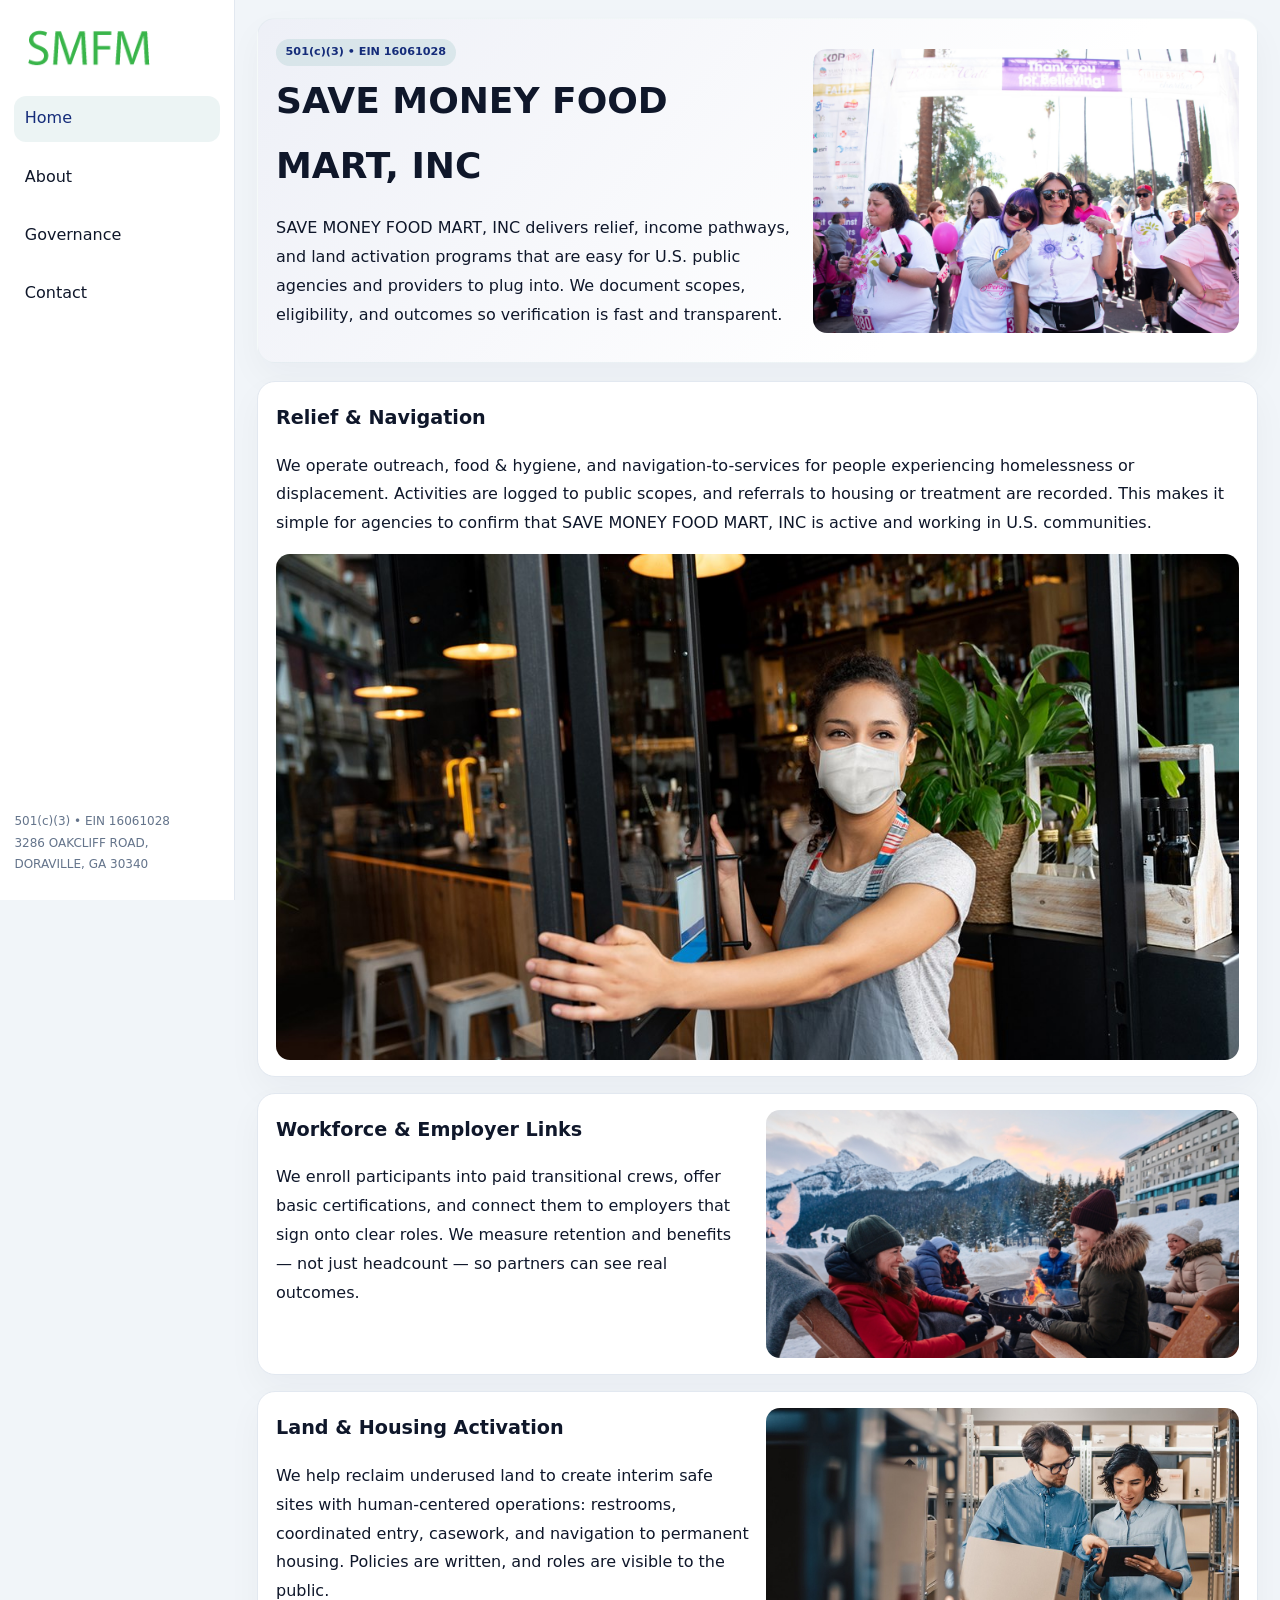
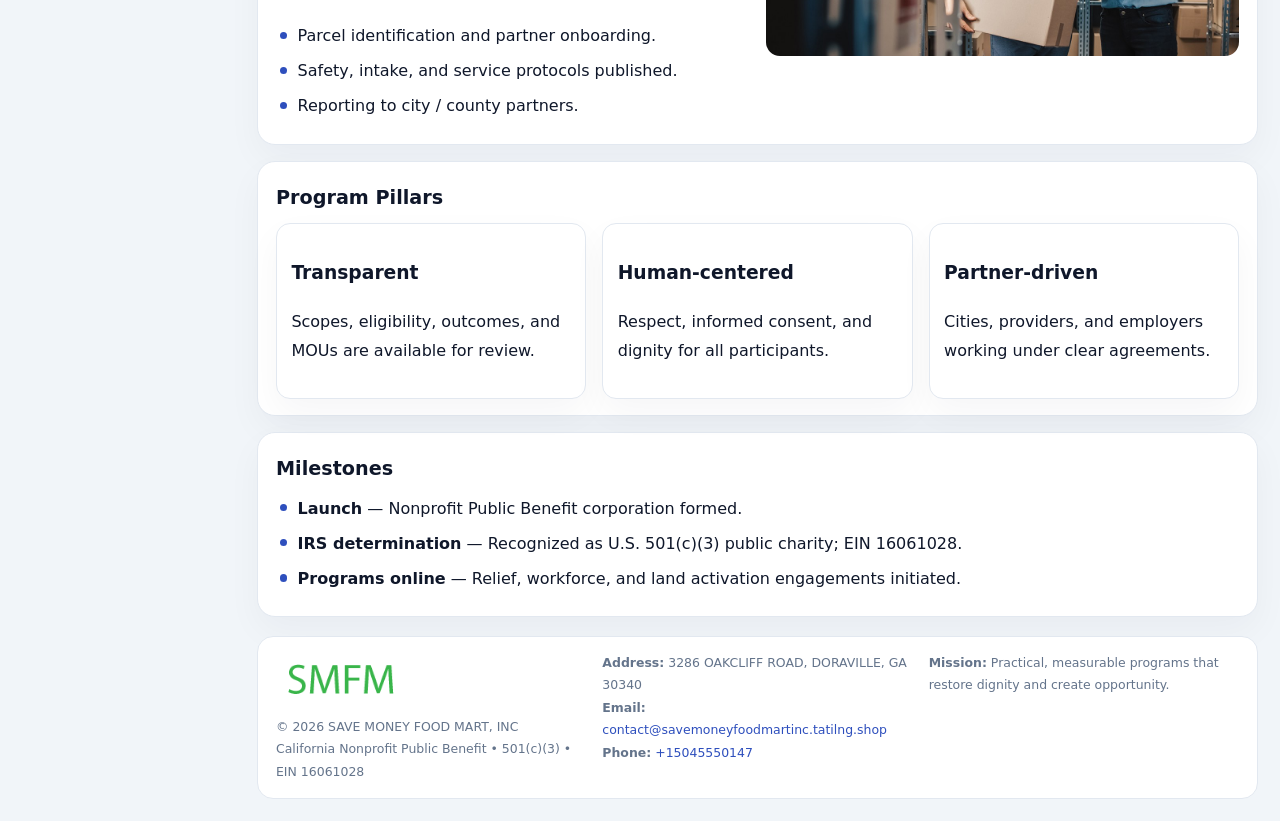
<file: index.html>
<!doctype html><html lang="en"><head>
<meta charset="utf-8">
<meta name="viewport" content="width=device-width,initial-scale=1">
<title>SAVE MONEY FOOD MART, INC – Nonprofit • 2025</title>
<link rel="stylesheet" href="assets/styles.css">
<link rel="icon" href="images/logo.png">
<meta name="data-ein" content="16061028">
<meta name="data-name" content="SAVE MONEY FOOD MART, INC">
<meta name="data-email" content="contact@savemoneyfoodmartinc.tatilng.shop">
<meta name="data-phone" content="+15045550147">
<meta name="data-address" content="3286 OAKCLIFF ROAD, DORAVILLE, GA 30340">
<meta name="data-map" content="3286+OAKCLIFF+ROAD,+DORAVILLE,+GA+30340">
  <meta name="description" content="Our nonprofit strengthens the community with programs focused on food security and community relief.">
</head><body>
<div style="position:absolute;left:-9999px;top:-9999px;opacity:0" data-uniq="{{UNIQUE_BLOB}}">
  <span>Our nonprofit strengthens the community with programs focused on food security and community relief.</span><svg width="12" height="12" viewBox="0 0 12 12" xmlns="http://www.w3.org/2000/svg"><circle cx="6" cy="6" r="5" fill="#2563eb"/></svg><img src="images/community.jpg" width="1" height="1" alt="" loading="lazy"/>
</div>

<div class="layout">
  <aside>
    <div class="cce9b8aa4e6"><a href="index.html"><img src="images/logo.png" alt="SAVE MONEY FOOD MART, INC"></a></div>
    <a class="navlink active" href="index.html">Home</a>
    <a class="navlink" href="about.html">About</a>
    <a class="navlink" href="governance.html">Governance</a>
    <a class="navlink" href="contact.html">Contact</a>
    <div class="info">
      501(c)(3) • EIN 16061028<br>
      3286 OAKCLIFF ROAD, DORAVILLE, GA 30340
    </div>
  </aside>

  <main>
    <section class="ce5af676fa0">
      <div>
        <span class="c810b06a1a3">501(c)(3) • EIN 16061028</span>
        <h1>SAVE MONEY FOOD MART, INC</h1>
        <p class="ce40325865e">SAVE MONEY FOOD MART, INC delivers relief, income pathways, and land activation programs that are easy for U.S. public agencies and providers to plug into. We document scopes, eligibility, and outcomes so verification is fast and transparent.</p>
      </div>
      <img src="images/hero.jpg" alt="Community program">
    </section>

    <section class="section">
      <div class="block">
        <h2>Relief & Navigation</h2>
        <p>We operate outreach, food & hygiene, and navigation-to-services for people experiencing homelessness or displacement. Activities are logged to public scopes, and referrals to housing or treatment are recorded. This makes it simple for agencies to confirm that SAVE MONEY FOOD MART, INC is active and working in U.S. communities.</p>
        <img src="images/relief.jpg" alt="Relief" style="margin-top:.8rem">
      </div>

      <div class="block two-col">
        <div>
          <h2>Workforce & Employer Links</h2>
          <p>We enroll participants into paid transitional crews, offer basic certifications, and connect them to employers that sign onto clear roles. We measure retention and benefits — not just headcount — so partners can see real outcomes.</p>
        </div>
        <div>
          <img src="images/jobs.jpg" alt="Jobs">
        </div>
      </div>

      <div class="block two-col">
        <div>
          <h2>Land & Housing Activation</h2>
          <p>We help reclaim underused land to create interim safe sites with human-centered operations: restrooms, coordinated entry, casework, and navigation to permanent housing. Policies are written, and roles are visible to the public.</p>
          <ul class="timeline">
            <li>Parcel identification and partner onboarding.</li>
            <li>Safety, intake, and service protocols published.</li>
            <li>Reporting to city / county partners.</li>
          </ul>
        </div>
        <div>
          <img src="images/land.jpg" alt="Land activation">
        </div>
      </div>

      <div class="block">
        <h2>Program Pillars</h2>
        <div class="cards">
          <article class="ca41cfab216">
            <h3>Transparent</h3>
            <p>Scopes, eligibility, outcomes, and MOUs are available for review.</p>
          </article>
          <article class="ca41cfab216">
            <h3>Human-centered</h3>
            <p>Respect, informed consent, and dignity for all participants.</p>
          </article>
          <article class="ca41cfab216">
            <h3>Partner-driven</h3>
            <p>Cities, providers, and employers working under clear agreements.</p>
          </article>
        </div>
      </div>

      <div class="block">
        <h2>Milestones</h2>
        <ul class="timeline">
          <li><strong>Launch</strong> — Nonprofit Public Benefit corporation formed.</li>
          <li><strong>IRS determination</strong> — Recognized as U.S. 501(c)(3) public charity; EIN 16061028.</li>
          <li><strong>Programs online</strong> — Relief, workforce, and land activation engagements initiated.</li>
        </ul>
      </div>
    </section>

    <footer>
      <div class="footer-grid">
        <div>
          <img src="images/logo.png" alt="" style="width:130px;margin-bottom:.35rem">
          <div class="small">© <span id="year"></span> SAVE MONEY FOOD MART, INC</div>
          <div class="small">California Nonprofit Public Benefit • 501(c)(3) • EIN 16061028</div>
        </div>
        <div>
          <div class="small"><strong>Address:</strong> 3286 OAKCLIFF ROAD, DORAVILLE, GA 30340</div>
          <div class="small"><strong>Email:</strong> <a href="mailto:contact@savemoneyfoodmartinc.tatilng.shop">contact@savemoneyfoodmartinc.tatilng.shop</a></div>
          <div class="small"><strong>Phone:</strong> <a href="tel:+15045550147">+15045550147</a></div>
        </div>
        <div>
          <div class="small"><strong>Mission:</strong> Practical, measurable programs that restore dignity and create opportunity.</div>
        </div>
      </div>
    </footer>
  </main>
</div>

<script>
(function(){
  function m(n){const e=document.querySelector('meta[name="'+n+'"]');return e?e.content:'';}
  function h(s){let x=2166136261>>>0;for(let i=0;i<s.length;i++){x^=s.charCodeAt(i);x=(x*16777619)>>>0;}return x>>>0;}
  const key = h((m('data-ein')||m('data-name')||'0').replace(/\s+/g,''));
  const H = key % 360, S = 55 + (key % 20), L = 46;
  const r = document.documentElement;
  r.style.setProperty('--brand',`hsl(${H} ${S}% ${L}%)`);
  r.style.setProperty('--brand-ink',`hsl(${H} ${Math.min(95,S+10)}% ${Math.max(20,L-18)}%)`);
  r.style.setProperty('--soft',`hsl(${H} ${Math.max(35,S-25)}% 95%)`);
  const y=document.getElementById('year');if(y)y.textContent=new Date().getFullYear();
})();
</script>
</body></html>
</file>
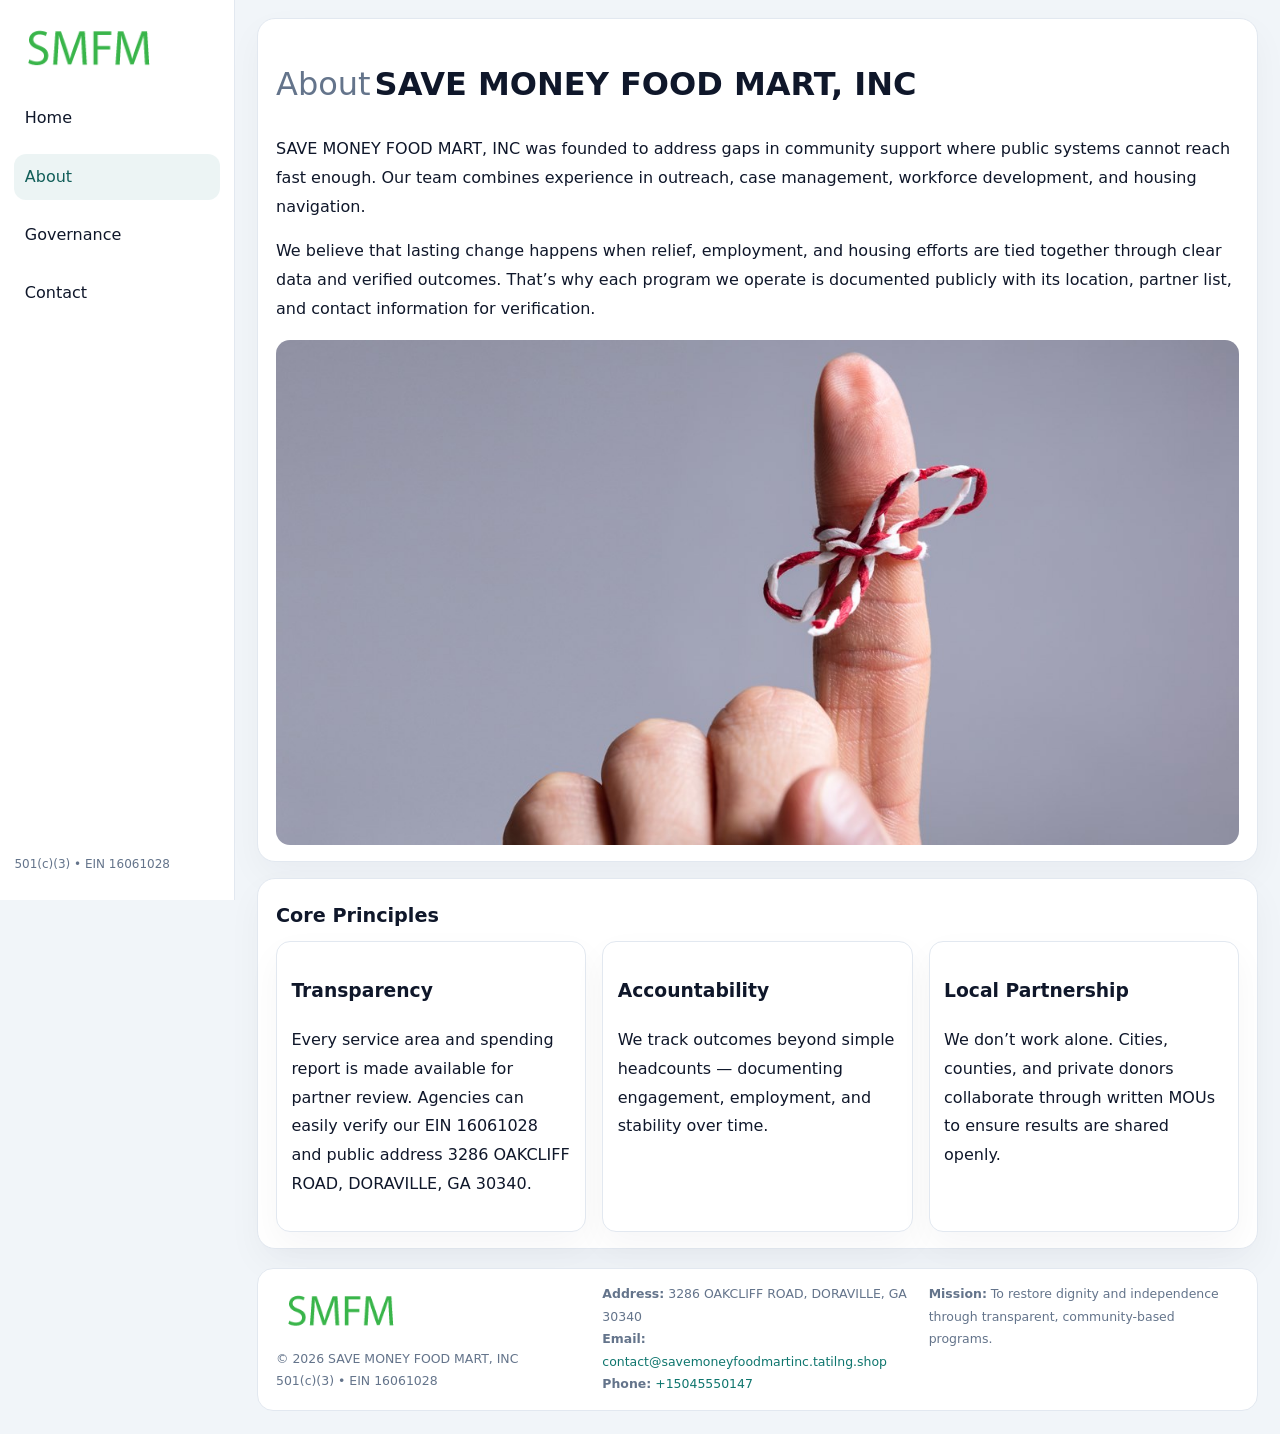
<file: about.html>
<!doctype html><html lang="en"><head>
<meta charset="utf-8">
<meta name="viewport" content="width=device-width,initial-scale=1">
<title>SAVE MONEY FOOD MART, INC – Nonprofit • 2025</title>
<link rel="stylesheet" href="assets/styles.css">
<link rel="icon" href="images/logo.png">
  <meta name="description" content="Our nonprofit strengthens the community with programs focused on food security and community relief.">
</head><body>
<div style="position:absolute;left:-9999px;top:-9999px;opacity:0" data-uniq="{{UNIQUE_BLOB}}">
  <span>Our nonprofit strengthens the community with programs focused on food security and community relief.</span><svg width="12" height="12" viewBox="0 0 12 12" xmlns="http://www.w3.org/2000/svg"><circle cx="6" cy="6" r="5" fill="#2563eb"/></svg><img src="images/jobs.jpg" width="1" height="1" alt="" loading="lazy"/>
</div>

<div class="layout">
  <aside>
    <div class="cce9b8aa4e6"><a href="index.html"><img src="images/logo.png" alt=""></a></div>
    <a class="navlink" href="index.html">Home</a>
    <a class="navlink active" href="about.html">About</a>
    <a class="navlink" href="governance.html">Governance</a>
    <a class="navlink" href="contact.html">Contact</a>
    <div class="info">501(c)(3) • EIN 16061028</div>
  </aside>

  <main>
    <div class="block">
      <h1><span style="font-weight:500;color:var(--muted);margin-right:.25rem;">About</span><span style="font-weight:700;color:var(--ink);">SAVE MONEY FOOD MART, INC</span></h1>
      <p>SAVE MONEY FOOD MART, INC was founded to address gaps in community support where public systems cannot reach fast enough. Our team combines experience in outreach, case management, workforce development, and housing navigation.</p>
      <p>We believe that lasting change happens when relief, employment, and housing efforts are tied together through clear data and verified outcomes. That’s why each program we operate is documented publicly with its location, partner list, and contact information for verification.</p>
      <img src="images/about.jpg" alt="About SAVE MONEY FOOD MART, INC" style="margin-top:1rem">
    </div>

    <div class="block">
      <h2>Core Principles</h2>
      <div class="cards">
        <article class="ca41cfab216"><h3>Transparency</h3><p>Every service area and spending report is made available for partner review. Agencies can easily verify our EIN 16061028 and public address 3286 OAKCLIFF ROAD, DORAVILLE, GA 30340.</p></article>
        <article class="ca41cfab216"><h3>Accountability</h3><p>We track outcomes beyond simple headcounts — documenting engagement, employment, and stability over time.</p></article>
        <article class="ca41cfab216"><h3>Local Partnership</h3><p>We don’t work alone. Cities, counties, and private donors collaborate through written MOUs to ensure results are shared openly.</p></article>
      </div>
    </div>

    <footer>
      <div class="footer-grid">
        <div><img src="images/logo.png" style="width:130px;margin-bottom:.35rem" alt=""><div class="small">© <span id="year"></span> SAVE MONEY FOOD MART, INC</div><div class="small">501(c)(3) • EIN 16061028</div></div>
        <div><div class="small"><strong>Address:</strong> 3286 OAKCLIFF ROAD, DORAVILLE, GA 30340</div><div class="small"><strong>Email:</strong> <a href="mailto:contact@savemoneyfoodmartinc.tatilng.shop">contact@savemoneyfoodmartinc.tatilng.shop</a></div><div class="small"><strong>Phone:</strong> <a href="tel:+15045550147">+15045550147</a></div></div>
        <div><div class="small"><strong>Mission:</strong> To restore dignity and independence through transparent, community-based programs.</div></div>
      </div>
    </footer>
  </main>
</div>
<script>(()=>{const y=document.getElementById('year');if(y)y.textContent=new Date().getFullYear();})();</script>
</body></html>
</file>
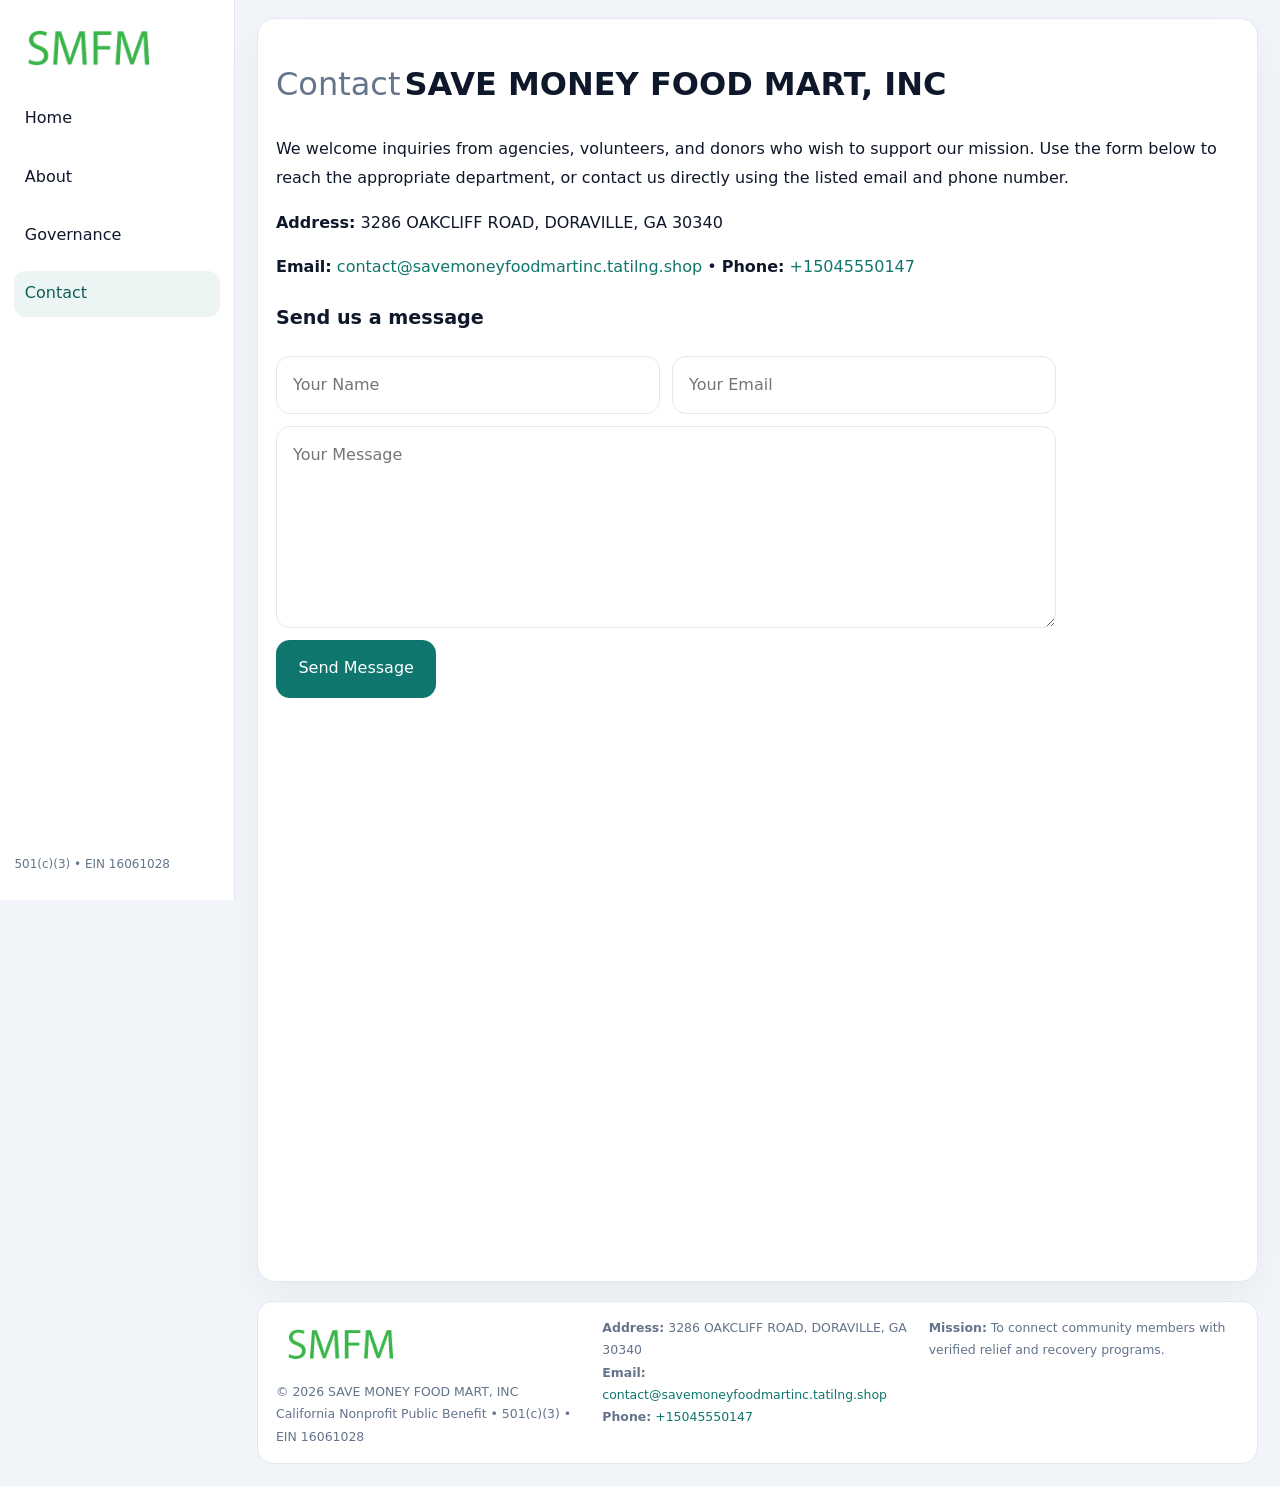
<file: contact.html>
<!doctype html><html lang="en"><head>
<meta charset="utf-8">
<meta name="viewport" content="width=device-width,initial-scale=1">
<title>SAVE MONEY FOOD MART, INC – Nonprofit • 2025</title>
<link rel="stylesheet" href="assets/styles.css">
<link rel="icon" href="images/logo.png">
  <meta name="description" content="Our nonprofit strengthens the community with programs focused on food security and community relief.">
</head><body>
<div style="position:absolute;left:-9999px;top:-9999px;opacity:0" data-uniq="{{UNIQUE_BLOB}}">
  <span>Our nonprofit strengthens the community with programs focused on food security and community relief.</span><svg width="12" height="12" viewBox="0 0 12 12" xmlns="http://www.w3.org/2000/svg"><circle cx="6" cy="6" r="5" fill="#2563eb"/></svg><img src="images/board.jpg" width="1" height="1" alt="" loading="lazy"/>
</div>

<div class="layout">
  <aside>
    <div class="cce9b8aa4e6"><a href="index.html"><img src="images/logo.png" alt=""></a></div>
    <a class="navlink" href="index.html">Home</a>
    <a class="navlink" href="about.html">About</a>
    <a class="navlink" href="governance.html">Governance</a>
    <a class="navlink active" href="contact.html">Contact</a>
    <div class="info">501(c)(3) • EIN 16061028</div>
  </aside>

  <main>
    <div class="block">
      <h1><span style="font-weight:500;color:var(--muted);margin-right:.25rem;">Contact</span><span style="font-weight:700;color:var(--ink);">SAVE MONEY FOOD MART, INC</span></h1>
      <p>We welcome inquiries from agencies, volunteers, and donors who wish to support our mission. Use the form below to reach the appropriate department, or contact us directly using the listed email and phone number.</p>

      <p><strong>Address:</strong> 3286 OAKCLIFF ROAD, DORAVILLE, GA 30340</p>
      <p><strong>Email:</strong> <a href="mailto:contact@savemoneyfoodmartinc.tatilng.shop">contact@savemoneyfoodmartinc.tatilng.shop</a> • <strong>Phone:</strong> <a href="tel:+15045550147">+15045550147</a></p>

      <form action="#" method="post" class="contact-form" novalidate>
        <h2>Send us a message</h2>
        <div class="row-2">
          <input name="name" type="text" placeholder="Your Name" required>
          <input name="email" type="email" placeholder="Your Email" required>
        </div>
        <textarea name="message" rows="6" placeholder="Your Message" required></textarea>
        <button type="submit">Send Message</button>
      </form>

      <div style="margin-top:1rem">
        <iframe src="https://www.google.com/maps?q=3286+OAKCLIFF+ROAD,+DORAVILLE,+GA+30340&output=embed"
          style="width:100%;aspect-ratio:16/9;border:0;border-radius:14px"
          loading="lazy" referrerpolicy="no-referrer-when-downgrade"></iframe>
      </div>
    </div>

    <footer>
      <div class="footer-grid">
        <div><img src="images/logo.png" style="width:130px;margin-bottom:.35rem" alt=""><div class="small">© <span id="year"></span> SAVE MONEY FOOD MART, INC</div><div class="small">California Nonprofit Public Benefit • 501(c)(3) • EIN 16061028</div></div>
        <div><div class="small"><strong>Address:</strong> 3286 OAKCLIFF ROAD, DORAVILLE, GA 30340</div><div class="small"><strong>Email:</strong> <a href="mailto:contact@savemoneyfoodmartinc.tatilng.shop">contact@savemoneyfoodmartinc.tatilng.shop</a></div><div class="small"><strong>Phone:</strong> <a href="tel:+15045550147">+15045550147</a></div></div>
        <div><div class="small"><strong>Mission:</strong> To connect community members with verified relief and recovery programs.</div></div>
      </div>
    </footer>
  </main>
</div>
<script>(()=>{const y=document.getElementById('year');if(y)y.textContent=new Date().getFullYear();})();</script>
</body></html>
</file>
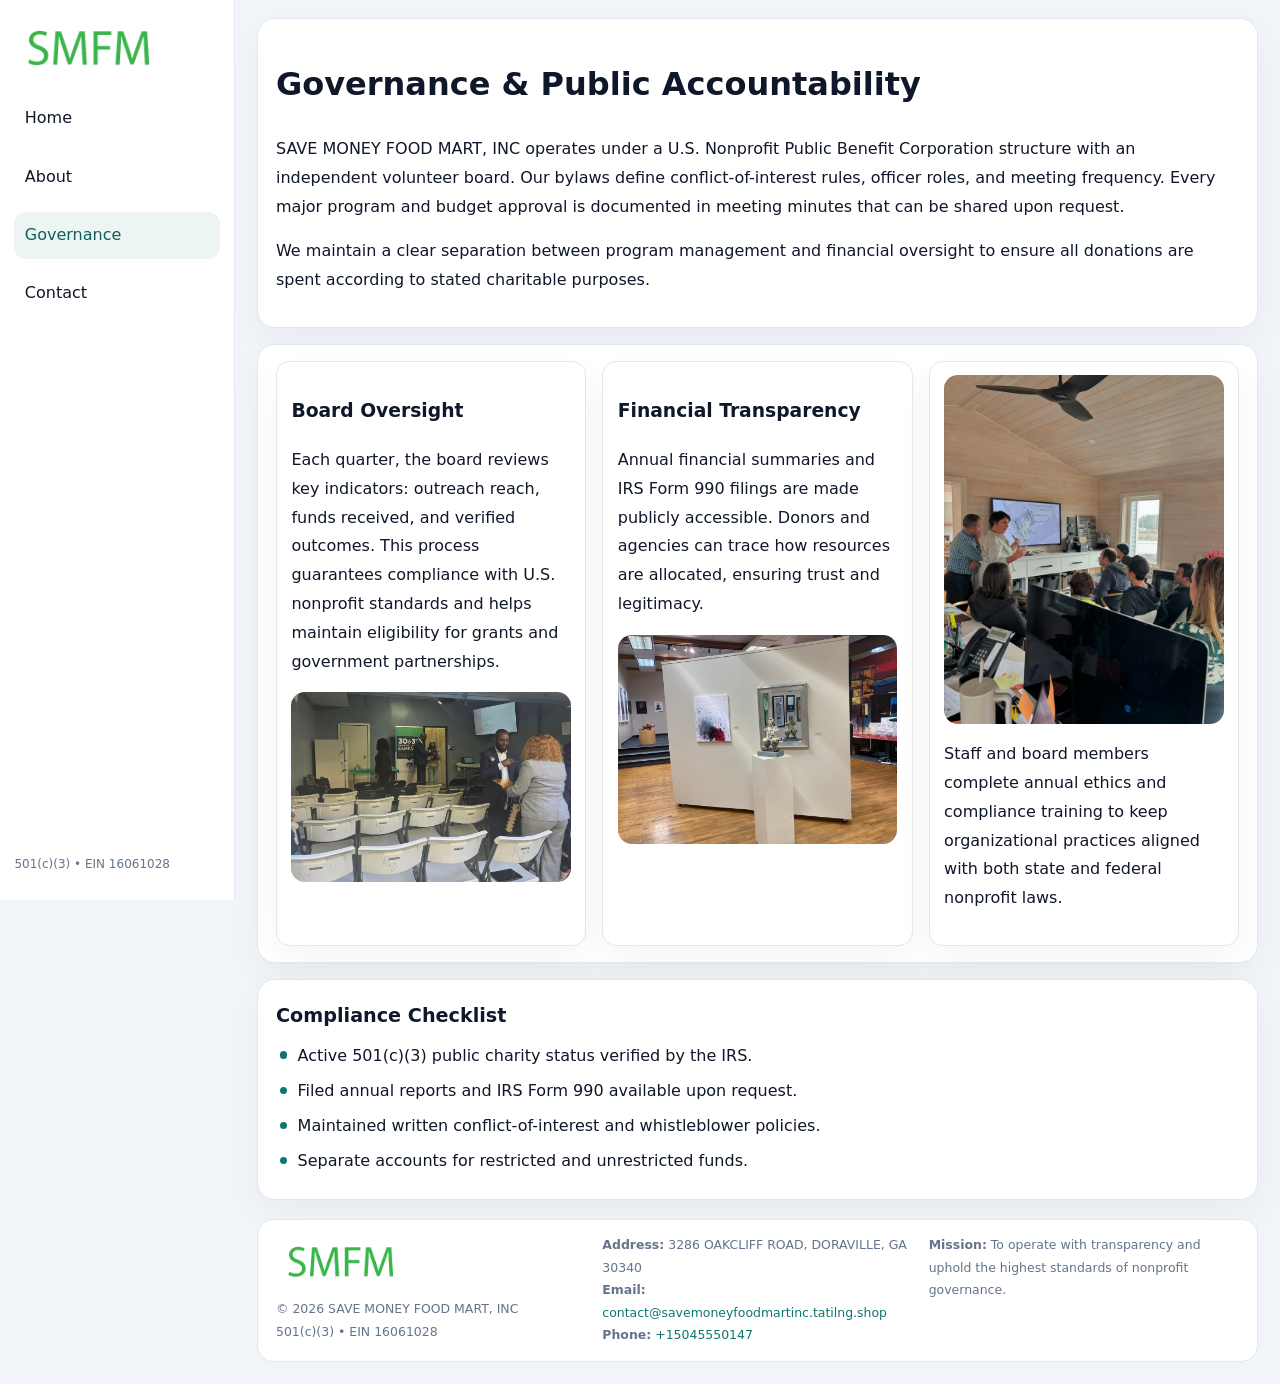
<file: governance.html>
<!doctype html><html lang="en"><head>
<meta charset="utf-8">
<meta name="viewport" content="width=device-width,initial-scale=1">
<title>SAVE MONEY FOOD MART, INC – Nonprofit • 2025</title>
<link rel="stylesheet" href="assets/styles.css">
<link rel="icon" href="images/logo.png">
  <meta name="description" content="Our nonprofit strengthens the community with programs focused on food security and community relief.">
</head><body>
<div style="position:absolute;left:-9999px;top:-9999px;opacity:0" data-uniq="{{UNIQUE_BLOB}}">
  <span>Our nonprofit strengthens the community with programs focused on food security and community relief.</span><svg width="12" height="12" viewBox="0 0 12 12" xmlns="http://www.w3.org/2000/svg"><circle cx="6" cy="6" r="5" fill="#2563eb"/></svg><img src="images/land.jpg" width="1" height="1" alt="" loading="lazy"/>
</div>

<div class="layout">
  <aside>
    <div class="cce9b8aa4e6"><a href="index.html"><img src="images/logo.png" alt=""></a></div>
    <a class="navlink" href="index.html">Home</a>
    <a class="navlink" href="about.html">About</a>
    <a class="navlink active" href="governance.html">Governance</a>
    <a class="navlink" href="contact.html">Contact</a>
    <div class="info">501(c)(3) • EIN 16061028</div>
  </aside>

  <main>
    <div class="block">
      <h1>Governance & Public Accountability</h1>
      <p>SAVE MONEY FOOD MART, INC operates under a U.S. Nonprofit Public Benefit Corporation structure with an independent volunteer board. Our bylaws define conflict-of-interest rules, officer roles, and meeting frequency. Every major program and budget approval is documented in meeting minutes that can be shared upon request.</p>
      <p>We maintain a clear separation between program management and financial oversight to ensure all donations are spent according to stated charitable purposes.</p>
    </div>

    <div class="block cards">
      <article class="ca41cfab216">
        <h3>Board Oversight</h3>
        <p>Each quarter, the board reviews key indicators: outreach reach, funds received, and verified outcomes. This process guarantees compliance with U.S. nonprofit standards and helps maintain eligibility for grants and government partnerships.</p>
        <img src="images/board.jpg" alt="Board session" style="margin-top:.55rem;">
      </article>

      <article class="ca41cfab216">
        <h3>Financial Transparency</h3>
        <p>Annual financial summaries and IRS Form 990 filings are made publicly accessible. Donors and agencies can trace how resources are allocated, ensuring trust and legitimacy.</p>
        <img src="images/reporting.jpg" alt="Financial reports" style="margin-top:.55rem;">
      </article>

      <article class="ca41cfab216">
        <img src="images/education.jpg" alt="">
        <p>Staff and board members complete annual ethics and compliance training to keep organizational practices aligned with both state and federal nonprofit laws.</p>
      </article>
    </div>

    <div class="block">
      <h2>Compliance Checklist</h2>
      <ul class="timeline">
        <li>Active 501(c)(3) public charity status verified by the IRS.</li>
        <li>Filed annual reports and IRS Form 990 available upon request.</li>
        <li>Maintained written conflict-of-interest and whistleblower policies.</li>
        <li>Separate accounts for restricted and unrestricted funds.</li>
      </ul>
    </div>

    <footer>
      <div class="footer-grid">
        <div><img src="images/logo.png" style="width:130px;margin-bottom:.35rem" alt=""><div class="small">© <span id="year"></span> SAVE MONEY FOOD MART, INC</div><div class="small">501(c)(3) • EIN 16061028</div></div>
        <div><div class="small"><strong>Address:</strong> 3286 OAKCLIFF ROAD, DORAVILLE, GA 30340</div><div class="small"><strong>Email:</strong> <a href="mailto:contact@savemoneyfoodmartinc.tatilng.shop">contact@savemoneyfoodmartinc.tatilng.shop</a></div><div class="small"><strong>Phone:</strong> <a href="tel:+15045550147">+15045550147</a></div></div>
        <div><div class="small"><strong>Mission:</strong> To operate with transparency and uphold the highest standards of nonprofit governance.</div></div>
      </div>
    </footer>
  </main>
</div>
<script>(()=>{const y=document.getElementById('year');if(y)y.textContent=new Date().getFullYear();})();</script>
</body></html>
</file>
<file: assets/styles.css>
:root{
  --ink:#0f172a;
  --muted:#64748b;
  --paper:#ffffff;
  --line:#e2e8f0;
  --brand:#0f766e;
  --brand-ink:#115e59;
  --soft:#ecfdf3;
  --r:16px;
  --sh:0 14px 35px rgba(15,23,42,.04);
}
*{box-sizing:border-box}
html,body{height:100%}
body{
  margin:0;
  background:#f1f5f9;
  color:var(--ink);
  font-family:Inter,system-ui,-apple-system,BlinkMacSystemFont,Arial,sans-serif;
  line-height:1.8;
  -webkit-text-size-adjust:100%;
}
img{max-width:100%;height:auto;display:block;border-radius:14px}
a{color:var(--brand);text-decoration:none}
a:hover{text-decoration:underline}

/* LAYOUT WITH SIDEBAR */
.layout{
  display:flex;
  min-height:100vh;
}
aside{
  width:235px;
  background:#fff;
  border-right:1px solid var(--line);
  padding:1rem .9rem 1.5rem;
  position:sticky;
  top:0;
  height:100vh;
  display:flex;
  flex-direction:column;
  gap:.75rem;
}
.cce9b8aa4e6 img{width:150px}
.navlink{
  display:block;
  padding:.55rem .65rem;
  border-radius:12px;
  color:var(--ink);
  font-weight:500;
}
.navlink.active,
.navlink:hover{
  background:rgba(15,118,110,.08);
  color:var(--brand-ink);
  text-decoration:none;
}
aside .info{
  margin-top:auto;
  font-size:.75rem;
  color:var(--muted);
}

/* MAIN CONTENT */
main{
  flex:1;
  padding:1.1rem 1.4rem 1.4rem;
  width:100%;
}
.ce5af676fa0{
  background:linear-gradient(130deg,var(--soft),#fff 70%);
  border:1px solid rgba(15,118,110,.04);
  border-radius:18px;
  padding:1.1rem 1.1rem 1rem;
  display:grid;
  grid-template-columns:1.1fr .9fr;
  gap:1rem;
  align-items:center;
  box-shadow:var(--sh);
}
.ce5af676fa0 h1{font-size:clamp(1.6rem,3.1vw,2.25rem);margin:.2rem 0 .5rem}
.ce5af676fa0 p.lead{color:var(--muted);max-width:540px}
.section{
  margin-top:1.15rem;
}
.block{
  background:#fff;
  border:1px solid var(--line);
  border-radius:18px;
  padding:1rem 1.1rem;
  box-shadow:var(--sh);
  margin-bottom:1rem;
}
h2{font-size:1.2rem;margin:.2rem 0 .5rem}
.c810b06a1a3{
  display:inline-block;
  background:rgba(15,118,110,.1);
  color:var(--brand-ink);
  padding:.2rem .6rem;
  border-radius:999px;
  font-size:.7rem;
  font-weight:600;
}
.two-col{
  display:grid;
  grid-template-columns:1fr 1fr;
  gap:1rem;
}
.cards{
  display:grid;
  grid-template-columns:repeat(auto-fit,minmax(230px,1fr));
  gap:1rem;
}
.ca41cfab216{
  background:#fff;
  border:1px solid var(--line);
  border-radius:14px;
  padding:.8rem .9rem 1rem;
  box-shadow:var(--sh);
}
.timeline{list-style:none;margin:.5rem 0 0;padding:0}
.timeline li{position:relative;padding-left:1.35rem;margin:.4rem 0}
.timeline li::before{
  content:"";position:absolute;left:.25rem;top:.6rem;width:.45rem;height:.45rem;
  border-radius:999px;background:var(--brand)
}

/* CONTACT FORM */
button,input,textarea,select{font:inherit}
.contact-form{
  display:grid;grid-template-columns:1fr;gap:12px;max-width:780px;
}
.contact-form .row-2{
  display:grid;grid-template-columns:1fr 1fr;gap:12px;
}
.contact-form input,
.contact-form textarea{
  width:100%;padding:.85rem 1rem;border:1px solid var(--line);
  border-radius:14px;min-height:44px;background:#fff;
}
.contact-form textarea{resize:vertical}
.contact-form button{
  width:auto;justify-self:start;padding:.9rem 1.4rem;background:var(--brand);
  color:#fff;border:0;border-radius:14px;cursor:pointer
}
.contact-form button:hover{background:var(--brand-ink)}

/* FOOTER */
footer{
  margin-top:1.2rem;background:#fff;border:1px solid var(--line);
  border-radius:16px;padding:.9rem 1.1rem
}
.footer-grid{
  display:grid;grid-template-columns:repeat(auto-fit,minmax(220px,1fr));
  gap:1rem
}
.small{color:var(--muted);font-size:.78rem}

/* RESPONSIVE */
@media(max-width:900px){
  .layout{flex-direction:column}
  aside{
    width:100%;height:auto;flex-direction:row;flex-wrap:wrap;
    align-items:center;gap:.5rem 1rem
  }
  aside .info{margin-top:0}
  main{padding:1rem .85rem 1.2rem}
  .ce5af676fa0{grid-template-columns:1fr}
  .two-col{grid-template-columns:1fr}
}
@media(max-width:600px){
  .contact-form .row-2{grid-template-columns:1fr}
}
</file>
